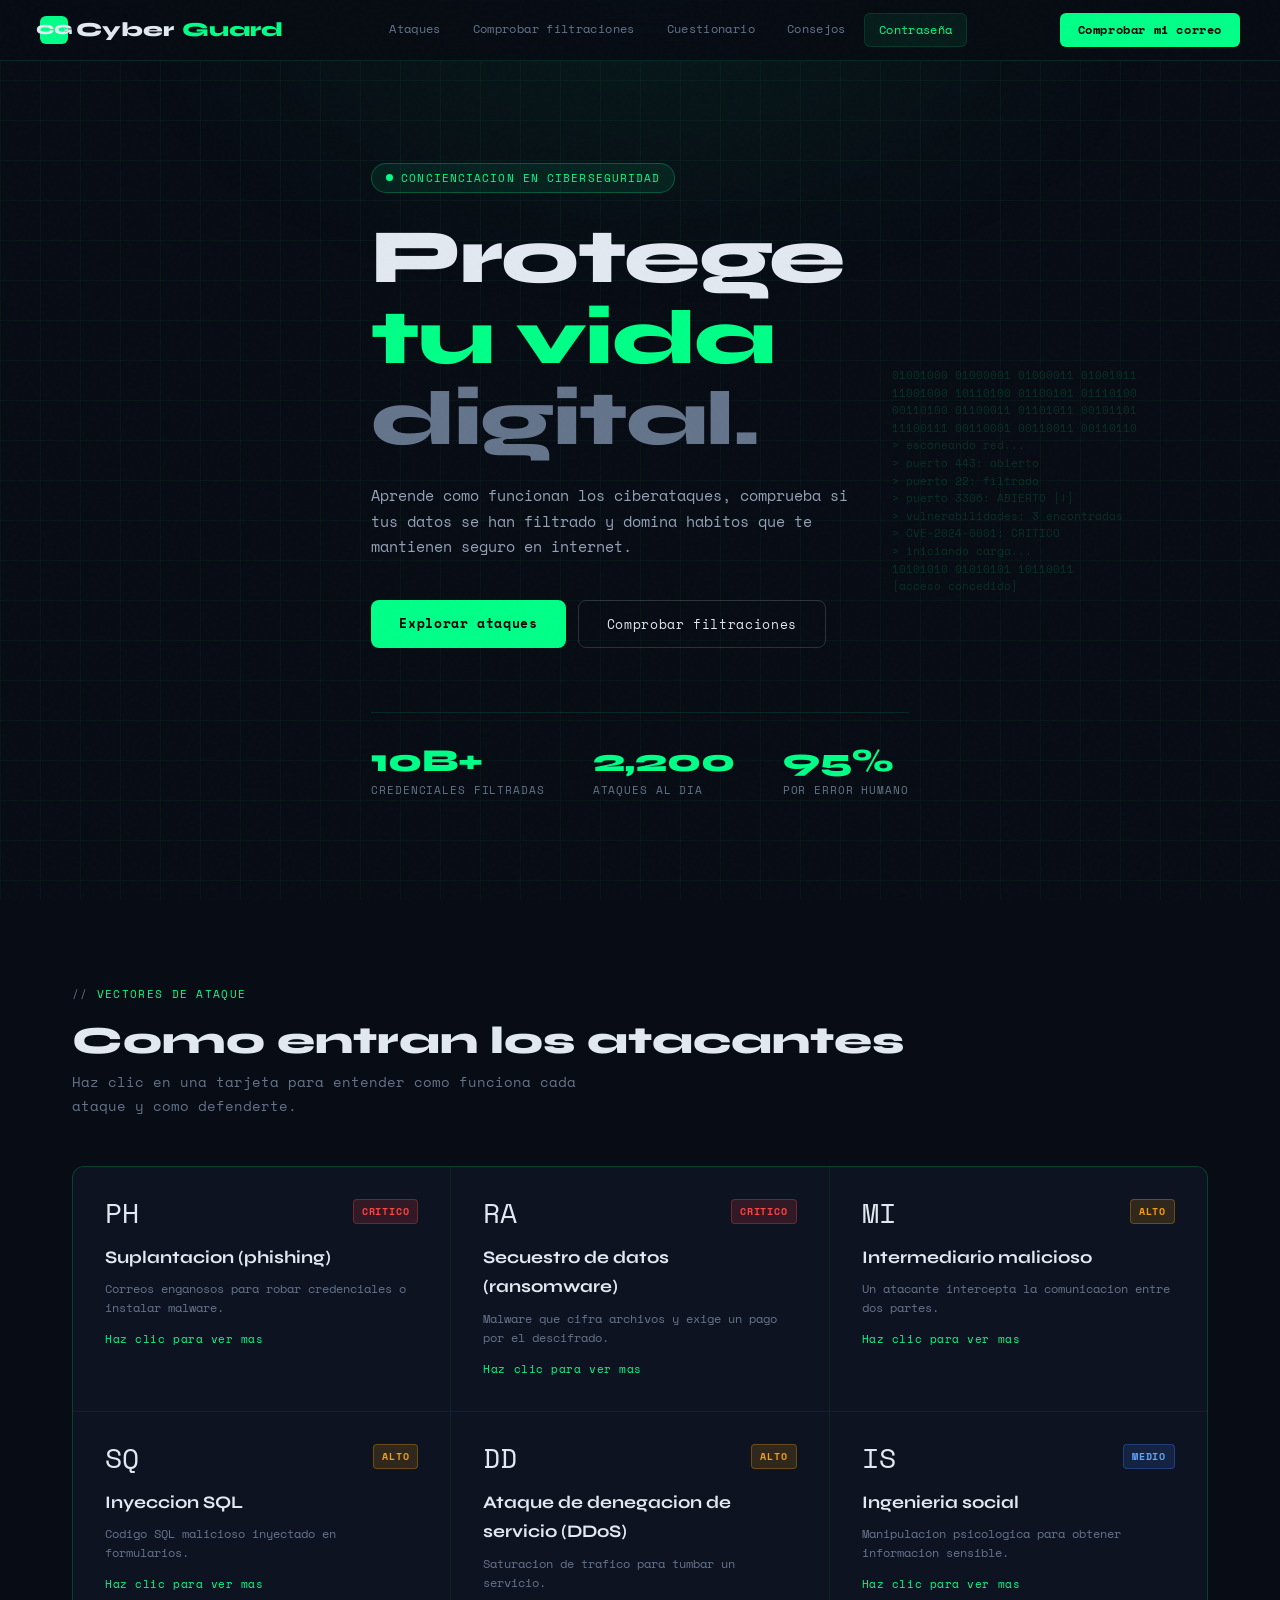
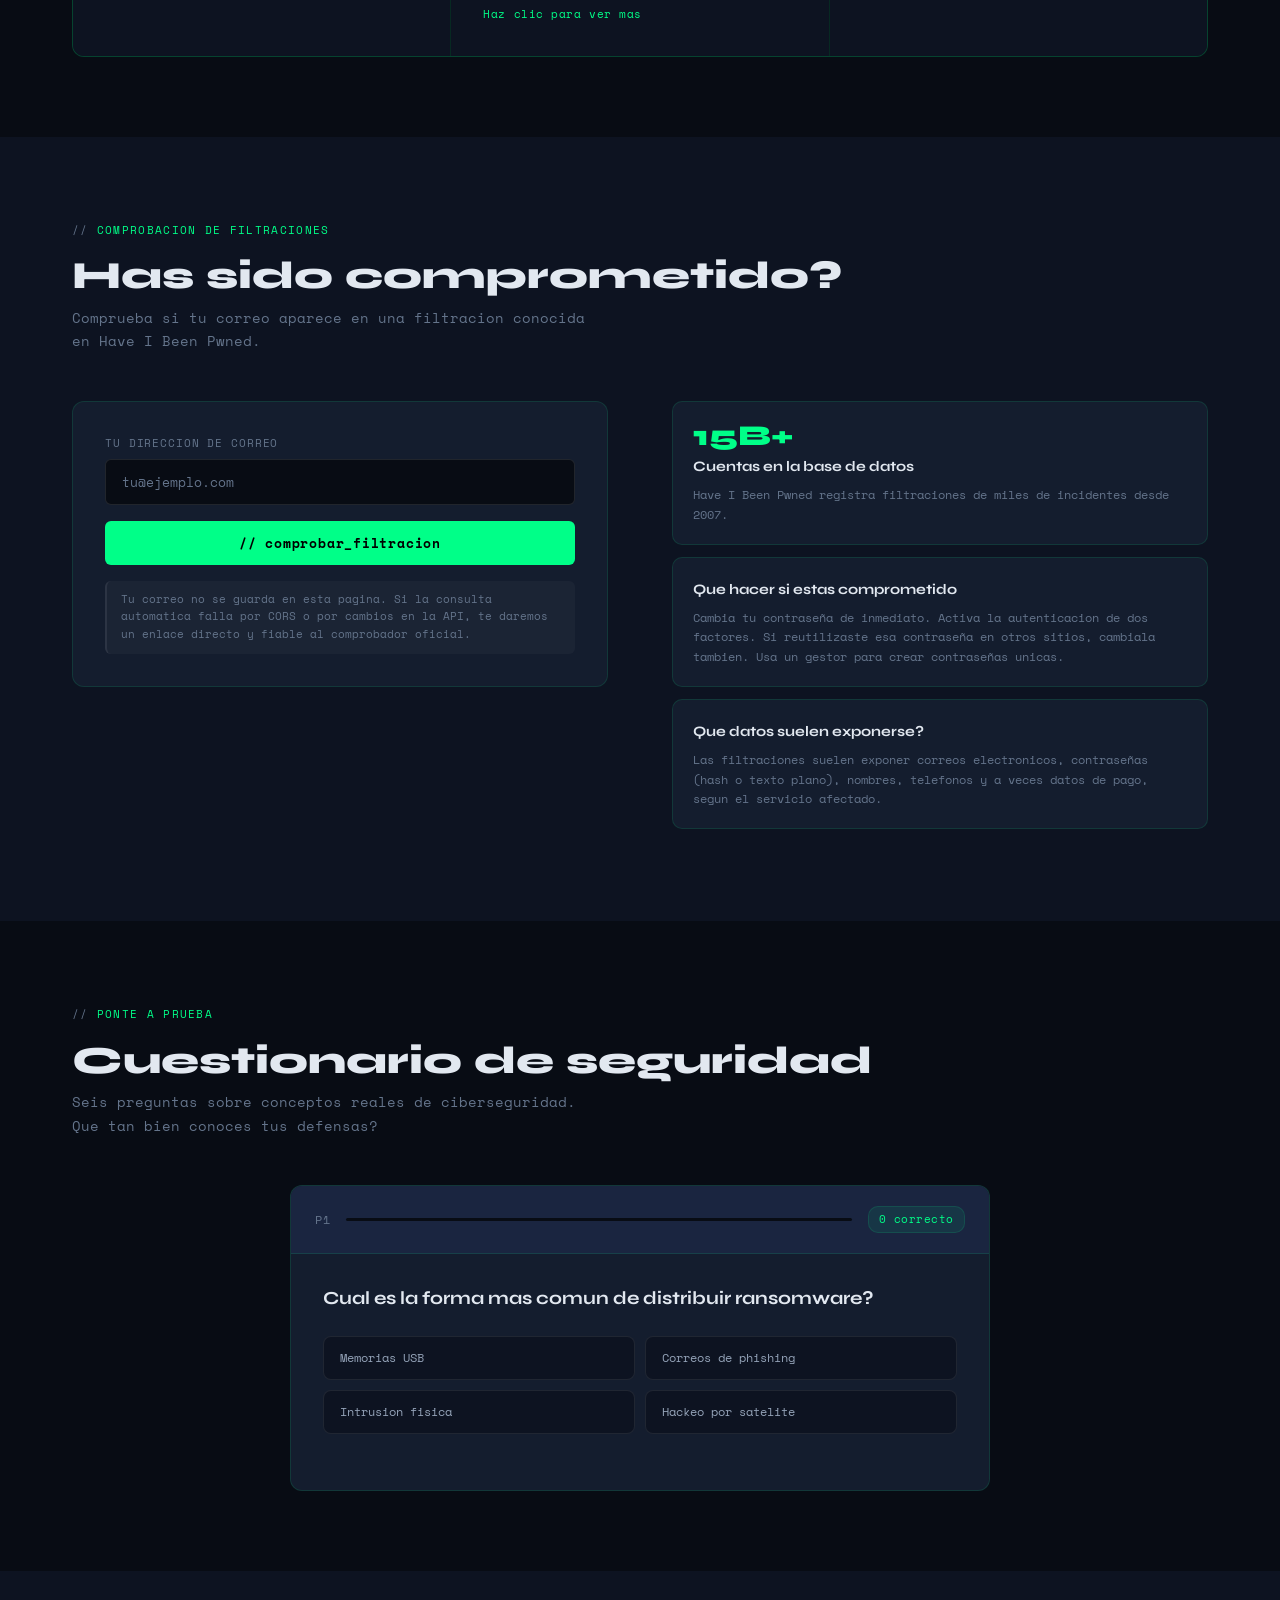
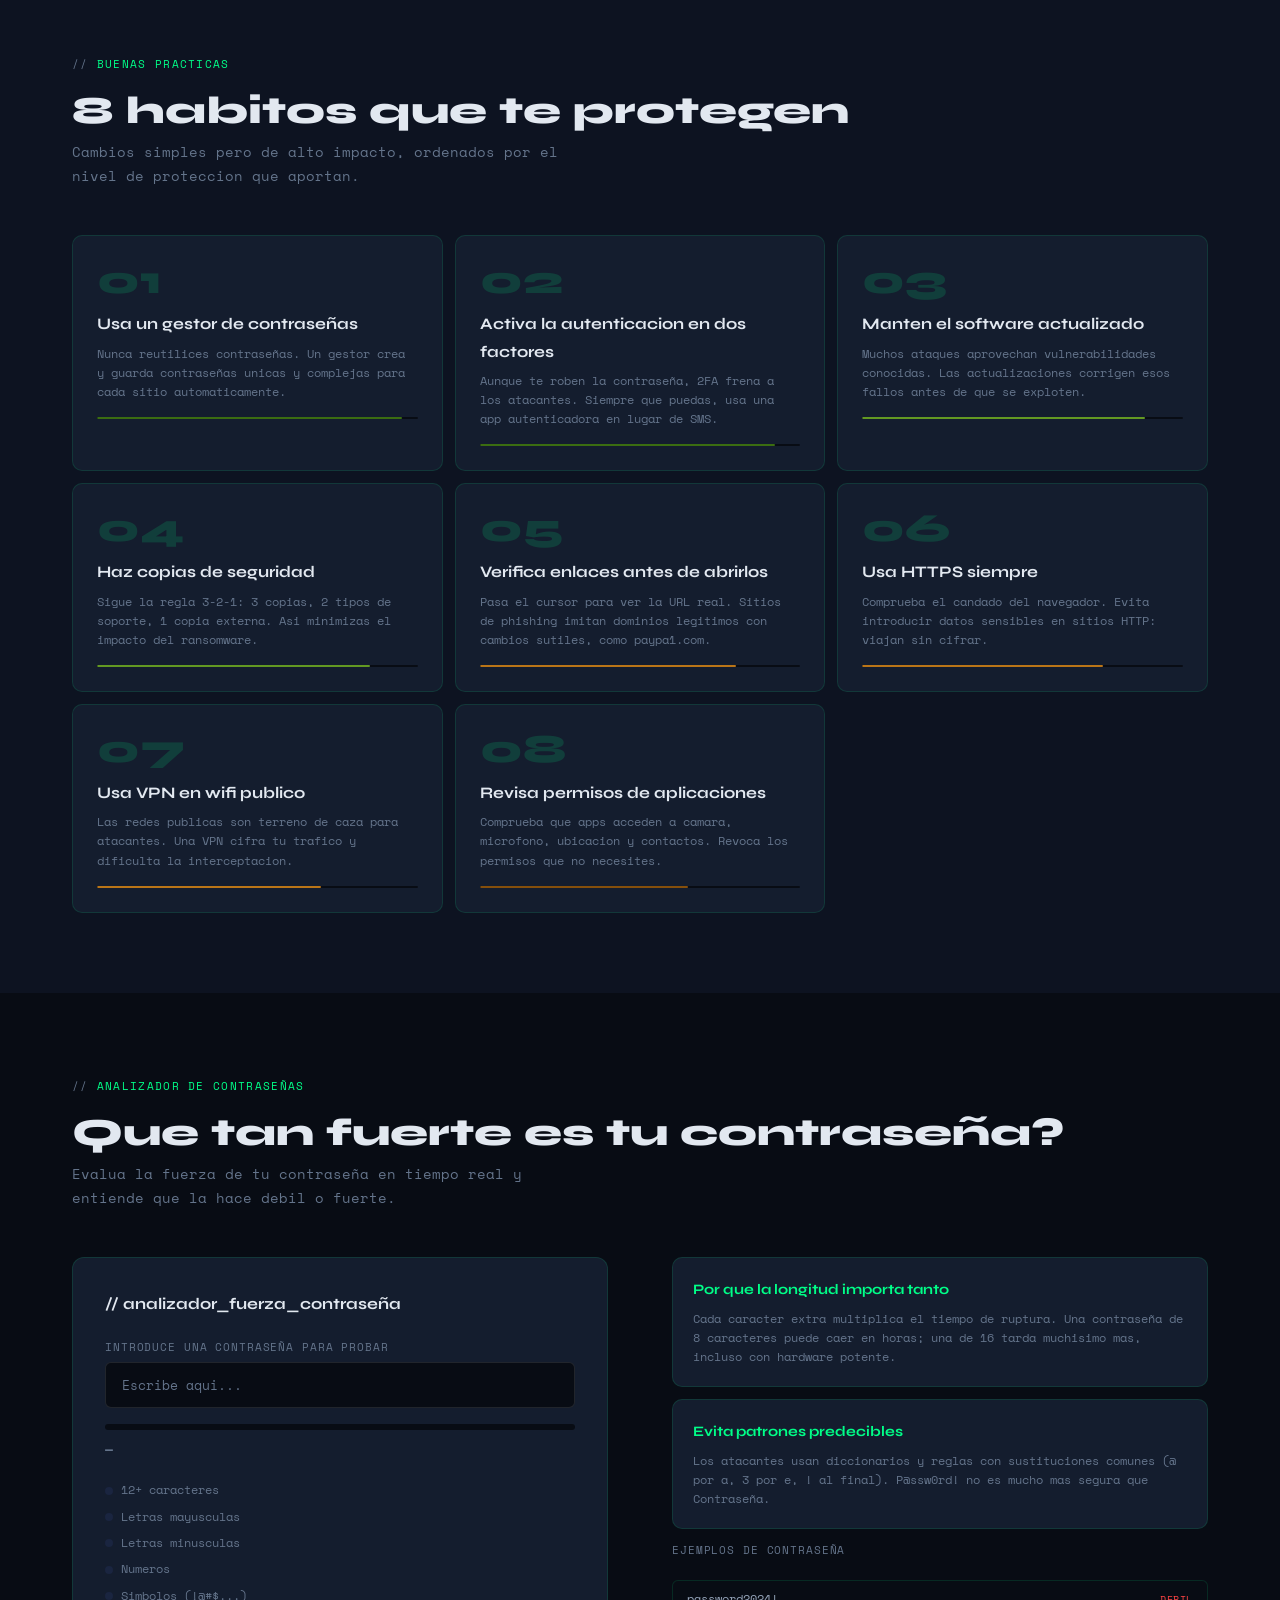
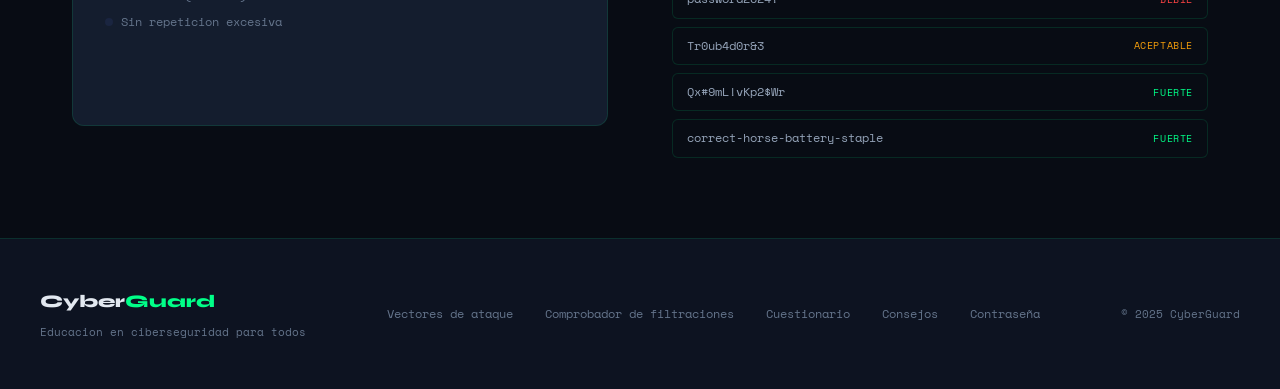
<file: index.html>
<!DOCTYPE html>
<html lang="es">
<head>
  <!-- Metadatos basicos: codificacion UTF-8 y diseno adaptable a moviles -->
  <meta charset="UTF-8" />
  <meta name="viewport" content="width=device-width, initial-scale=1.0" />
  <title>CyberGuard — Aprende Ciberseguridad</title>

  <!-- Fuentes de Google: Space Mono (texto tecnico) y Syne (titulos) -->
  <link rel="preconnect" href="https://fonts.googleapis.com">
  <link rel="preconnect" href="https://fonts.gstatic.com" crossorigin>
  <link href="https://fonts.googleapis.com/css2?family=Space+Mono:ital,wght@0,400;0,700;1,400&family=Syne:wght@400;500;600;700;800&display=swap" rel="stylesheet">

  <!-- Hoja de estilos principal -->
  <link rel="stylesheet" href="styles.css" />
</head>
<body>

<!-- Fondo decorativo con cuadricula (estilo terminal/cyber) -->
<div class="grid-bg"></div>

<!-- ==================== CABECERA / NAVEGACION ==================== -->
<!-- Menu fijo con enlaces a cada seccion de la pagina (anclas #) -->
<header>
  <div class="nav-inner">
    <a href="#" class="logo">
      <div class="logo-icon">CG</div>
      Cyber<span>Guard</span>
    </a>
    <nav class="nav-links">
      <!-- onclick="setActive(this)" marca el enlace activo al hacer clic -->
      <a class="nav-link active" href="#attacks" onclick="setActive(this)">Ataques</a>
      <a class="nav-link" href="#pwned" onclick="setActive(this)">Comprobar filtraciones</a>
      <a class="nav-link" href="#quiz" onclick="setActive(this)">Cuestionario</a>
      <a class="nav-link" href="#tips" onclick="setActive(this)">Consejos</a>
      <a class="nav-link" href="#password" onclick="setActive(this)">Contraseña</a>
    </nav>
    <a class="nav-cta" href="#pwned">Comprobar mi correo</a>
  </div>
</header>

<main>

  <!-- ==================== PORTADA (HERO) ==================== -->
  <!-- Primera seccion visible: titulo, descripcion, botones y estadisticas -->
  <section class="hero">
    <div class="container">
      <div class="hero-content">
        <div class="hero-badge"><div class="pulse"></div> Concienciacion en ciberseguridad</div>
        <h1>
          Protege<br>
          <span class="accent">tu vida</span><br>
          <span class="dim">digital.</span>
        </h1>
        <p class="hero-desc">
          Aprende como funcionan los ciberataques, comprueba si tus datos se han filtrado
          y domina habitos que te mantienen seguro en internet.
        </p>
        <div class="hero-actions">
          <a class="btn-primary" href="#attacks">Explorar ataques</a>
          <a class="btn-secondary" href="#pwned">Comprobar filtraciones</a>
        </div>
        <!-- Cifras informativas sobre ciberseguridad -->
        <div class="hero-stats">
          <div class="stat-item">
            <div class="stat-num">10B+</div>
            <div class="stat-lbl">Credenciales filtradas</div>
          </div>
          <div class="stat-item">
            <div class="stat-num">2,200</div>
            <div class="stat-lbl">Ataques al dia</div>
          </div>
          <div class="stat-item">
            <div class="stat-num">95%</div>
            <div class="stat-lbl">Por error humano</div>
          </div>
        </div>
      </div>
    </div>
    <!-- Decoracion lateral: texto binario simulando escaneo de red -->
    <div class="hero-visual">01001000 01000001 01000011 01001011
11001000 10110100 01100101 01110100
00110100 01100011 01101011 00101101
11100111 00110001 00110011 00110110
&gt; escaneando red...
&gt; puerto 443: abierto
&gt; puerto 22: filtrado
&gt; puerto 3306: ABIERTO [!]
&gt; vulnerabilidades: 3 encontradas
&gt; CVE-2024-0001: CRITICO
&gt; iniciando carga...
10101010 01010101 10110011
[acceso concedido]</div>
  </section>

  <!-- ==================== VECTORES DE ATAQUE ==================== -->
  <!-- Las tarjetas se generan dinamicamente en app.js (buildAttacks) -->
  <section id="attacks">
    <div class="container">
      <div class="section-label">Vectores de ataque</div>
      <h2 class="section-title">Como entran los atacantes</h2>
      <p class="section-sub">Haz clic en una tarjeta para entender como funciona cada ataque y como defenderte.</p>

      <div class="attacks-grid" id="attacks-grid">
        <!-- Tarjetas generadas por JavaScript -->
      </div>
    </div>
  </section>

  <!-- ==================== COMPROBADOR DE FILTRACIONES ==================== -->
  <!-- Consulta Have I Been Pwned via API externa (sin backend propio) -->
  <section id="pwned">
    <div class="container">
      <div class="section-label">Comprobacion de filtraciones</div>
      <h2 class="section-title">Has sido comprometido?</h2>
      <p class="section-sub">Comprueba si tu correo aparece en una filtracion conocida en Have I Been Pwned.</p>

      <div class="pwned-wrapper">
        <div>
          <div class="pwned-form-box">
            <div class="input-group">
              <label>Tu direccion de correo</label>
              <!-- id="pwned-email" lo usa checkPwned() en app.js -->
              <input class="cyber-input" type="email" id="pwned-email" placeholder="tu@ejemplo.com" />
            </div>
            <button class="cyber-btn" id="check-btn" onclick="checkPwned()">// comprobar_filtracion</button>
            <!-- Aqui se muestra el resultado (comprometido / seguro / enlace manual) -->
            <div class="pwned-result" id="pwned-result"></div>
            <div class="privacy-note">
              Tu correo no se guarda en esta pagina. Si la consulta automatica falla por CORS o por cambios en la API, te daremos un enlace directo y fiable al comprobador oficial.
            </div>
          </div>
        </div>
        <!-- Tarjetas informativas estaticas -->
        <div class="pwned-info">
          <div class="info-card">
            <div class="info-num">15B+</div>
            <h4>Cuentas en la base de datos</h4>
            <p>Have I Been Pwned registra filtraciones de miles de incidentes desde 2007.</p>
          </div>
          <div class="info-card">
            <h4>Que hacer si estas comprometido</h4>
            <p>Cambia tu contraseña de inmediato. Activa la autenticacion de dos factores. Si reutilizaste esa contraseña en otros sitios, cambiala tambien. Usa un gestor para crear contraseñas unicas.</p>
          </div>
          <div class="info-card">
            <h4>Que datos suelen exponerse?</h4>
            <p>Las filtraciones suelen exponer correos electronicos, contraseñas (hash o texto plano), nombres, telefonos y a veces datos de pago, segun el servicio afectado.</p>
          </div>
        </div>
      </div>
    </div>
  </section>

  <!-- ==================== CUESTIONARIO ==================== -->
  <!-- Preguntas y respuestas gestionadas por app.js (renderQuiz) -->
  <section id="quiz">
    <div class="container">
      <div class="section-label">Ponte a prueba</div>
      <h2 class="section-title">Cuestionario de seguridad</h2>
      <p class="section-sub">Seis preguntas sobre conceptos reales de ciberseguridad. Que tan bien conoces tus defensas?</p>

      <div class="quiz-wrapper">
        <div class="quiz-box" id="quiz-box">
          <!-- Contenido generado por JavaScript -->
        </div>
      </div>
    </div>
  </section>

  <!-- ==================== CONSEJOS ==================== -->
  <!-- 8 tarjetas estaticas con buenas practicas de seguridad -->
  <section id="tips">
    <div class="container">
      <div class="section-label">Buenas practicas</div>
      <h2 class="section-title">8 habitos que te protegen</h2>
      <p class="section-sub">Cambios simples pero de alto impacto, ordenados por el nivel de proteccion que aportan.</p>

      <div class="tips-grid">
        <div class="tip-card">
          <div class="tip-number">01</div>
          <h3>Usa un gestor de contraseñas</h3>
          <p>Nunca reutilices contraseñas. Un gestor crea y guarda contraseñas unicas y complejas para cada sitio automaticamente.</p>
          <div class="tip-bar"><div class="tip-bar-fill" style="width:95%;background:#3b6d11;"></div></div>
        </div>
        <div class="tip-card">
          <div class="tip-number">02</div>
          <h3>Activa la autenticacion en dos factores</h3>
          <p>Aunque te roben la contraseña, 2FA frena a los atacantes. Siempre que puedas, usa una app autenticadora en lugar de SMS.</p>
          <div class="tip-bar"><div class="tip-bar-fill" style="width:92%;background:#3b6d11;"></div></div>
        </div>
        <div class="tip-card">
          <div class="tip-number">03</div>
          <h3>Manten el software actualizado</h3>
          <p>Muchos ataques aprovechan vulnerabilidades conocidas. Las actualizaciones corrigen esos fallos antes de que se exploten.</p>
          <div class="tip-bar"><div class="tip-bar-fill" style="width:88%;background:#639922;"></div></div>
        </div>
        <div class="tip-card">
          <div class="tip-number">04</div>
          <h3>Haz copias de seguridad</h3>
          <p>Sigue la regla 3-2-1: 3 copias, 2 tipos de soporte, 1 copia externa. Asi minimizas el impacto del ransomware.</p>
          <div class="tip-bar"><div class="tip-bar-fill" style="width:85%;background:#639922;"></div></div>
        </div>
        <div class="tip-card">
          <div class="tip-number">05</div>
          <h3>Verifica enlaces antes de abrirlos</h3>
          <p>Pasa el cursor para ver la URL real. Sitios de phishing imitan dominios legitimos con cambios sutiles, como paypa1.com.</p>
          <div class="tip-bar"><div class="tip-bar-fill" style="width:80%;background:#ba7517;"></div></div>
        </div>
        <div class="tip-card">
          <div class="tip-number">06</div>
          <h3>Usa HTTPS siempre</h3>
          <p>Comprueba el candado del navegador. Evita introducir datos sensibles en sitios HTTP: viajan sin cifrar.</p>
          <div class="tip-bar"><div class="tip-bar-fill" style="width:75%;background:#ba7517;"></div></div>
        </div>
        <div class="tip-card">
          <div class="tip-number">07</div>
          <h3>Usa VPN en wifi publico</h3>
          <p>Las redes publicas son terreno de caza para atacantes. Una VPN cifra tu trafico y dificulta la interceptacion.</p>
          <div class="tip-bar"><div class="tip-bar-fill" style="width:70%;background:#ba7517;"></div></div>
        </div>
        <div class="tip-card">
          <div class="tip-number">08</div>
          <h3>Revisa permisos de aplicaciones</h3>
          <p>Comprueba que apps acceden a camara, microfono, ubicacion y contactos. Revoca los permisos que no necesites.</p>
          <div class="tip-bar"><div class="tip-bar-fill" style="width:65%;background:#854f0b;"></div></div>
        </div>
      </div>
    </div>
  </section>

  <!-- ==================== ANALIZADOR DE CONTRASEÑA ==================== -->
  <!-- La logica de evaluacion esta en testPassword() de app.js -->
  <section id="password">
    <div class="container">
      <div class="section-label">Analizador de contraseñas</div>
      <h2 class="section-title">Que tan fuerte es tu contraseña?</h2>
      <p class="section-sub">Evalua la fuerza de tu contraseña en tiempo real y entiende que la hace debil o fuerte.</p>

      <div class="pw-wrapper">
        <div class="pw-tester">
          <h3>// analizador_fuerza_contraseña</h3>
          <div class="input-group">
            <label>Introduce una contraseña para probar</label>
            <!-- oninput llama a testPassword() cada vez que escribes -->
            <input class="cyber-input" type="password" id="pw-input" placeholder="Escribe aqui..." oninput="testPassword(this.value)" autocomplete="off" />
          </div>
          <!-- Barra de fuerza: ancho y color cambian segun la puntuacion -->
          <div class="pw-bar-bg"><div class="pw-bar-fill" id="pw-bar" style="width:0%;background:#e24b4a;"></div></div>
          <div class="pw-meta">
            <span class="pw-strength-lbl" id="pw-strength" style="color:#64748b;">—</span>
            <span class="pw-entropy-lbl" id="pw-entropy"></span>
          </div>
          <!-- Criterios: cada punto verde indica un requisito cumplido -->
          <div class="pw-criteria">
            <div class="criterion" id="c-len"><div class="criterion-dot" id="d-len"></div>12+ caracteres</div>
            <div class="criterion" id="c-upper"><div class="criterion-dot" id="d-upper"></div>Letras mayusculas</div>
            <div class="criterion" id="c-lower"><div class="criterion-dot" id="d-lower"></div>Letras minusculas</div>
            <div class="criterion" id="c-num"><div class="criterion-dot" id="d-num"></div>Numeros</div>
            <div class="criterion" id="c-sym"><div class="criterion-dot" id="d-sym"></div>Simbolos (!@#$...)</div>
            <div class="criterion" id="c-rep"><div class="criterion-dot" id="d-rep"></div>Sin repeticion excesiva</div>
          </div>
          <div class="pw-suggestions" id="pw-suggestions"></div>
        </div>
        <div class="pw-info">
          <div class="pw-rule-card">
            <h4>Por que la longitud importa tanto</h4>
            <p>Cada caracter extra multiplica el tiempo de ruptura. Una contraseña de 8 caracteres puede caer en horas; una de 16 tarda muchisimo mas, incluso con hardware potente.</p>
          </div>
          <div class="pw-rule-card">
            <h4>Evita patrones predecibles</h4>
            <p>Los atacantes usan diccionarios y reglas con sustituciones comunes (@ por a, 3 por e, ! al final). P@ssw0rd! no es mucho mas segura que Contraseña.</p>
          </div>
          <div style="font-size:11px;color:var(--text-muted);margin-bottom:8px;text-transform:uppercase;letter-spacing:0.08em;">Ejemplos de contraseña</div>
          <div class="pw-examples">
            <div class="pw-example"><code>password2024!</code><span class="pw-ex-tag tag-bad">Debil</span></div>
            <div class="pw-example"><code>Tr0ub4d0r&3</code><span class="pw-ex-tag tag-ok">Aceptable</span></div>
            <div class="pw-example"><code>Qx#9mL!vKp2$Wr</code><span class="pw-ex-tag tag-good">Fuerte</span></div>
            <div class="pw-example"><code>correct-horse-battery-staple</code><span class="pw-ex-tag tag-good">Fuerte</span></div>
          </div>
        </div>
      </div>
    </div>
  </section>

</main>

<!-- ==================== PIE DE PAGINA ==================== -->
<footer>
  <div class="footer-inner">
    <div class="footer-brand">
      <div class="footer-logo">Cyber<span>Guard</span></div>
      <div class="footer-sub">Educacion en ciberseguridad para todos</div>
    </div>
    <div class="footer-links">
      <a class="footer-link" href="#attacks">Vectores de ataque</a>
      <a class="footer-link" href="#pwned">Comprobador de filtraciones</a>
      <a class="footer-link" href="#quiz">Cuestionario</a>
      <a class="footer-link" href="#tips">Consejos</a>
      <a class="footer-link" href="#password">Contraseña</a>
    </div>
    <div class="footer-copy">© 2025 CyberGuard</div>
  </div>
</footer>

<!-- Logica interactiva: ataques, filtraciones, quiz y contraseñas -->
<script src="app.js"></script>
</body>
</html>
</file>
<file: styles.css>
/* =============================================================================
   CYBERGUARD — styles.css
   Estilos visuales de toda la web. Tema oscuro con acentos verdes (estilo cyber).
   ============================================================================= */

/* --- Variables globales: colores, fuentes y medidas reutilizables --- */
:root {
    --bg: #080c14;
    --bg2: #0d1321;
    --bg3: #111827;
    --surface: #141d2e;
    --surface2: #1a2540;
    --border: rgba(0,255,136,0.12);
    --border2: rgba(0,255,136,0.25);
    --green: #00ff88;
    --green-dim: #00cc6a;
    --green-dark: #004d29;
    --red: #ff4444;
    --amber: #f59e0b;
    --blue: #3b82f6;
    --text: #e2e8f0;
    --text-muted: #64748b;
    --text-dim: #94a3b8;
    --mono: 'Space Mono', monospace;
    --display: 'Syne', sans-serif;
  }
  /* Reset basico y estilos del cuerpo de la pagina */
  *, *::before, *::after { box-sizing: border-box; margin: 0; padding: 0; }
  html { scroll-behavior: smooth; } /* Desplazamiento suave al pulsar enlaces # */
  body {
    background: var(--bg);
    color: var(--text);
    font-family: var(--mono);
    font-size: 14px;
    line-height: 1.7;
    overflow-x: hidden;
  }

  /* Scrollbar */
  ::-webkit-scrollbar { width: 6px; }
  ::-webkit-scrollbar-track { background: var(--bg2); }
  ::-webkit-scrollbar-thumb { background: var(--green-dark); border-radius: 3px; }

  /* Selection */
  ::selection { background: rgba(0,255,136,0.2); color: var(--green); }

  /* === NOISE TEXTURE OVERLAY === */
  body::before {
    content: '';
    position: fixed; inset: 0;
    background-image: url("data:image/svg+xml,%3Csvg viewBox='0 0 256 256' xmlns='http://www.w3.org/2000/svg'%3E%3Cfilter id='noise'%3E%3CfeTurbulence type='fractalNoise' baseFrequency='0.9' numOctaves='4' stitchTiles='stitch'/%3E%3C/filter%3E%3Crect width='100%25' height='100%25' filter='url(%23noise)' opacity='0.03'/%3E%3C/svg%3E");
    pointer-events: none; z-index: 9999; opacity: 0.4;
  }

  /* === GRID BACKGROUND === */
  .grid-bg {
    position: fixed; inset: 0; pointer-events: none; z-index: 0;
    background-image:
      linear-gradient(rgba(0,255,136,0.04) 1px, transparent 1px),
      linear-gradient(90deg, rgba(0,255,136,0.04) 1px, transparent 1px);
    background-size: 40px 40px;
  }
  .grid-bg::after {
    content: '';
    position: absolute; inset: 0;
    background: radial-gradient(ellipse 60% 50% at 50% 0%, rgba(0,255,136,0.06) 0%, transparent 70%);
  }

  /* === CABECERA Y MENU DE NAVEGACION === */
  /* sticky: el menu permanece fijo al hacer scroll */
  header {
    position: sticky; top: 0; z-index: 100;
    background: rgba(8,12,20,0.92);
    backdrop-filter: blur(16px);
    border-bottom: 1px solid var(--border);
    padding: 0 2rem;
  }
  .nav-inner {
    max-width: 1200px; margin: 0 auto;
    display: flex; align-items: center; justify-content: space-between;
    height: 60px;
  }
  .logo {
    font-family: var(--display);
    font-size: 1.25rem; font-weight: 800;
    color: var(--text); text-decoration: none;
    display: flex; align-items: center; gap: 8px;
  }
  .logo-icon {
    width: 28px; height: 28px;
    background: var(--green); border-radius: 6px;
    display: flex; align-items: center; justify-content: center;
    font-size: 14px;
  }
  .logo span { color: var(--green); }
  .nav-links { display: flex; gap: 4px; }
  .nav-link {
    padding: 6px 14px; border-radius: 6px;
    font-family: var(--mono); font-size: 12px;
    color: var(--text-muted); text-decoration: none;
    border: none; background: none; cursor: pointer;
    transition: all 0.2s; letter-spacing: 0.03em;
  }
  .nav-link:hover, .nav-link.active {
    color: var(--green); background: rgba(0,255,136,0.07);
  }
  .nav-link.active { border: 0.5px solid var(--border); }
  .nav-cta {
    padding: 7px 18px;
    background: var(--green); color: #000;
    font-family: var(--mono); font-size: 12px; font-weight: 700;
    border: none; border-radius: 6px; cursor: pointer;
    transition: all 0.2s; text-decoration: none;
    letter-spacing: 0.05em;
  }
  .nav-cta:hover { background: #00cc6a; transform: translateY(-1px); }

  /* === MAIN LAYOUT === */
  main { position: relative; z-index: 1; }
  .container { max-width: 1200px; margin: 0 auto; padding: 0 2rem; }
  section { padding: 5rem 0; }

  /* === PORTADA (primera pantalla) === */
  .hero {
    min-height: calc(100vh - 60px);
    display: flex; align-items: center;
    position: relative; overflow: hidden;
  }
  .hero-content { max-width: 680px; position: relative; z-index: 2; }
  .hero-badge {
    display: inline-flex; align-items: center; gap: 8px;
    background: rgba(0,255,136,0.08);
    border: 0.5px solid var(--border2);
    color: var(--green); font-size: 11px; letter-spacing: 0.1em;
    padding: 5px 14px; border-radius: 20px; margin-bottom: 1.5rem;
    text-transform: uppercase;
    animation: fadeInUp 0.6s ease both;
  }
  .pulse { width: 7px; height: 7px; background: var(--green); border-radius: 50%; animation: blink 1.4s infinite; }
  @keyframes blink { 0%,100%{opacity:1;transform:scale(1)} 50%{opacity:0.3;transform:scale(0.8)} }

  .hero h1 {
    font-family: var(--display);
    font-size: clamp(2.8rem, 6vw, 5rem);
    font-weight: 800; line-height: 1.05;
    letter-spacing: -0.02em;
    color: var(--text);
    animation: fadeInUp 0.6s 0.1s ease both;
  }
  .hero h1 .accent { color: var(--green); }
  .hero h1 .dim { color: var(--text-muted); }
  .hero-desc {
    font-size: 15px; color: var(--text-dim);
    max-width: 500px; margin: 1.5rem 0 2.5rem;
    line-height: 1.7;
    animation: fadeInUp 0.6s 0.2s ease both;
  }
  .hero-actions {
    display: flex; gap: 12px; flex-wrap: wrap;
    animation: fadeInUp 0.6s 0.3s ease both;
  }
  .btn-primary {
    padding: 12px 28px; background: var(--green); color: #000;
    font-family: var(--mono); font-size: 13px; font-weight: 700;
    border: none; border-radius: 8px; cursor: pointer;
    transition: all 0.2s; letter-spacing: 0.05em;
    text-decoration: none; display: inline-block;
  }
  .btn-primary:hover { background: #00cc6a; transform: translateY(-2px); box-shadow: 0 8px 24px rgba(0,255,136,0.25); }
  .btn-secondary {
    padding: 12px 28px; background: transparent; color: var(--text);
    font-family: var(--mono); font-size: 13px;
    border: 0.5px solid rgba(255,255,255,0.15); border-radius: 8px; cursor: pointer;
    transition: all 0.2s; letter-spacing: 0.05em;
    text-decoration: none; display: inline-block;
  }
  .btn-secondary:hover { border-color: var(--green); color: var(--green); background: rgba(0,255,136,0.05); }

  .hero-stats {
    display: flex; gap: 3rem; margin-top: 4rem;
    padding-top: 2rem; border-top: 0.5px solid var(--border);
    animation: fadeInUp 0.6s 0.4s ease both;
  }
  .stat-num {
    font-family: var(--display); font-size: 2rem; font-weight: 800;
    color: var(--green); line-height: 1;
  }
  .stat-lbl { font-size: 11px; color: var(--text-muted); letter-spacing: 0.08em; text-transform: uppercase; margin-top: 4px; }

  /* Hero visual */
  .hero-visual {
    position: absolute; right: -2rem; top: 50%; transform: translateY(-50%);
    width: 420px; opacity: 0.15;
    font-family: var(--mono); font-size: 11px; color: var(--green);
    line-height: 1.6; white-space: pre;
    animation: fadeIn 1s 0.5s ease both;
    pointer-events: none;
  }
  @keyframes fadeIn { from { opacity: 0 } to { opacity: 0.15 } }
  @keyframes fadeInUp { from { opacity: 0; transform: translateY(20px) } to { opacity: 1; transform: translateY(0) } }

  /* === SECTION HEADERS === */
  .section-label {
    display: inline-flex; align-items: center; gap: 8px;
    font-size: 11px; letter-spacing: 0.12em; text-transform: uppercase;
    color: var(--green); margin-bottom: 1rem;
  }
  .section-label::before { content: '//'; color: var(--text-muted); }
  .section-title {
    font-family: var(--display); font-size: clamp(1.8rem, 3vw, 2.5rem);
    font-weight: 800; line-height: 1.1; color: var(--text);
    margin-bottom: 0.5rem;
  }
  .section-sub { font-size: 14px; color: var(--text-muted); max-width: 520px; }

  /* === SECCION DE ATAQUES (tarjetas generadas por JS) === */
  #attacks { background: var(--bg); }
  .attacks-grid {
    display: grid; grid-template-columns: repeat(auto-fill, minmax(320px, 1fr));
    gap: 1px; background: var(--border);
    border: 0.5px solid var(--border); border-radius: 12px;
    overflow: hidden; margin-top: 3rem;
  }
  .attack-card {
    background: var(--bg2); padding: 2rem;
    cursor: pointer; transition: background 0.2s;
    position: relative; overflow: hidden;
  }
  .attack-card::before {
    content: ''; position: absolute; inset: 0;
    background: linear-gradient(135deg, rgba(0,255,136,0.05) 0%, transparent 60%);
    opacity: 0; transition: opacity 0.2s;
  }
  .attack-card:hover { background: var(--bg3); }
  .attack-card:hover::before { opacity: 1; }
  .attack-card.open { background: var(--surface); }
  .attack-card.open::before { opacity: 1; }
  .attack-top { display: flex; align-items: flex-start; justify-content: space-between; gap: 1rem; }
  .attack-icon { font-size: 28px; line-height: 1; }
  .risk-badge {
    font-size: 10px; letter-spacing: 0.08em; text-transform: uppercase;
    padding: 3px 8px; border-radius: 4px; font-weight: 700; white-space: nowrap;
  }
  .risk-critical { background: rgba(255,68,68,0.15); color: #ff4444; border: 0.5px solid rgba(255,68,68,0.3); }
  .risk-high { background: rgba(245,158,11,0.15); color: #f59e0b; border: 0.5px solid rgba(245,158,11,0.3); }
  .risk-medium { background: rgba(59,130,246,0.15); color: #60a5fa; border: 0.5px solid rgba(59,130,246,0.3); }
  .attack-card h3 {
    font-family: var(--display); font-size: 1.1rem; font-weight: 700;
    color: var(--text); margin: 1rem 0 0.4rem;
  }
  .attack-card p { font-size: 12px; color: var(--text-muted); line-height: 1.6; }
  .attack-expand { font-size: 11px; color: var(--green); margin-top: 0.8rem; letter-spacing: 0.05em; }

  .attack-detail-panel {
    display: none; grid-column: 1/-1;
    background: var(--surface); border-top: 0.5px solid var(--border);
    padding: 2rem; animation: slideDown 0.2s ease;
  }
  .attack-detail-panel.open { display: block; }
  @keyframes slideDown { from { opacity: 0; transform: translateY(-8px) } to { opacity: 1; transform: translateY(0) } }
  .detail-inner { display: grid; grid-template-columns: 1fr 1fr; gap: 2rem; max-width: 800px; }
  .detail-inner h4 { font-family: var(--display); font-size: 0.9rem; font-weight: 700; color: var(--green); letter-spacing: 0.06em; text-transform: uppercase; margin-bottom: 0.8rem; }
  .detail-inner p { font-size: 13px; color: var(--text-dim); line-height: 1.7; }
  .attack-steps { list-style: none; }
  .attack-steps li {
    font-size: 12px; color: var(--text-dim); padding: 5px 0;
    padding-left: 20px; position: relative; border-bottom: 0.5px solid rgba(255,255,255,0.04);
  }
  .attack-steps li:last-child { border-bottom: none; }
  .attack-steps li::before { content: counter(step); counter-increment: step; position: absolute; left: 0; color: var(--green); font-weight: 700; font-size: 11px; }
  .attack-steps { counter-reset: step; }
  .defense-tip {
    grid-column: 1/-1;
    background: rgba(0,255,136,0.06); border-left: 2px solid var(--green);
    padding: 12px 16px; border-radius: 0 6px 6px 0;
  }
  .defense-tip h4 { color: var(--green); margin-bottom: 6px; font-size: 11px; text-transform: uppercase; letter-spacing: 0.1em; }
  .defense-tip p { font-size: 12px; color: #a7f3d0; }

  /* === COMPROBADOR DE FILTRACIONES === */
  #pwned { background: var(--bg2); }
  .pwned-wrapper {
    display: grid; grid-template-columns: 1fr 1fr; gap: 4rem; align-items: start; margin-top: 3rem;
  }
  .pwned-form-box {
    background: var(--surface); border: 0.5px solid var(--border);
    border-radius: 12px; padding: 2rem;
  }
  .input-group { position: relative; margin-bottom: 1rem; }
  .input-group label { display: block; font-size: 11px; color: var(--text-muted); letter-spacing: 0.08em; text-transform: uppercase; margin-bottom: 6px; }
  .cyber-input {
    width: 100%; background: var(--bg); border: 0.5px solid rgba(255,255,255,0.1);
    border-radius: 6px; padding: 12px 16px;
    font-family: var(--mono); font-size: 13px; color: var(--text);
    outline: none; transition: border-color 0.2s;
  }
  .cyber-input::placeholder { color: var(--text-muted); }
  .cyber-input:focus { border-color: var(--green); box-shadow: 0 0 0 3px rgba(0,255,136,0.08); }
  .cyber-btn {
    width: 100%; padding: 12px; background: var(--green); color: #000;
    font-family: var(--mono); font-size: 13px; font-weight: 700;
    border: none; border-radius: 6px; cursor: pointer;
    transition: all 0.2s; letter-spacing: 0.06em;
  }
  .cyber-btn:hover { background: #00cc6a; transform: translateY(-1px); }
  .cyber-btn:disabled { background: var(--surface2); color: var(--text-muted); cursor: not-allowed; transform: none; }
  .pwned-result { margin-top: 1.5rem; display: none; }
  .pwned-result.show { display: block; animation: fadeInUp 0.3s ease; }
  .result-pwned {
    background: rgba(255,68,68,0.08); border: 0.5px solid rgba(255,68,68,0.3);
    border-radius: 8px; padding: 1.25rem;
  }
  .result-safe {
    background: rgba(0,255,136,0.08); border: 0.5px solid rgba(0,255,136,0.3);
    border-radius: 8px; padding: 1.25rem;
  }
  .result-header { display: flex; align-items: center; gap: 10px; margin-bottom: 8px; }
  .result-header h3 { font-family: var(--display); font-size: 1rem; font-weight: 700; }
  .result-pwned .result-header h3 { color: #ff4444; }
  .result-safe .result-header h3 { color: var(--green); }
  .result-body { font-size: 12px; color: var(--text-muted); line-height: 1.6; }
  .breach-tags { display: flex; flex-wrap: wrap; gap: 6px; margin-top: 10px; }
  .breach-tag {
    font-size: 10px; padding: 3px 8px; border-radius: 4px;
    background: rgba(255,68,68,0.12); color: #ff8888;
    border: 0.5px solid rgba(255,68,68,0.25);
  }
  .privacy-note {
    margin-top: 1rem; font-size: 11px; color: var(--text-muted);
    padding: 10px 14px; background: rgba(255,255,255,0.03);
    border-radius: 6px; border-left: 2px solid rgba(255,255,255,0.08); line-height: 1.6;
  }
  .info-card {
    background: var(--surface); border: 0.5px solid var(--border);
    border-radius: 10px; padding: 1.25rem; margin-bottom: 12px;
  }
  .info-card h4 { font-family: var(--display); font-size: 0.9rem; font-weight: 700; color: var(--text); margin-bottom: 6px; }
  .info-card p { font-size: 12px; color: var(--text-muted); line-height: 1.6; }
  .info-num { font-family: var(--display); font-size: 1.8rem; font-weight: 800; color: var(--green); line-height: 1; margin-bottom: 4px; }

  /* === CUESTIONARIO INTERACTIVO === */
  #quiz { background: var(--bg); }
  .quiz-wrapper { max-width: 700px; margin: 3rem auto 0; }
  .quiz-box {
    background: var(--surface); border: 0.5px solid var(--border);
    border-radius: 12px; overflow: hidden;
  }
  .quiz-header {
    background: var(--surface2); padding: 1.25rem 1.5rem;
    display: flex; align-items: center; justify-content: space-between;
    border-bottom: 0.5px solid var(--border);
  }
  .quiz-header-left { font-size: 12px; color: var(--text-muted); letter-spacing: 0.05em; }
  .quiz-progress-bar { height: 3px; background: var(--bg); flex: 1; margin: 0 1rem; border-radius: 2px; overflow: hidden; }
  .quiz-progress-fill { height: 100%; background: var(--green); border-radius: 2px; transition: width 0.4s ease; }
  .quiz-score-badge {
    font-size: 11px; color: var(--green); letter-spacing: 0.05em;
    background: rgba(0,255,136,0.08); padding: 3px 10px; border-radius: 10px;
    border: 0.5px solid var(--border);
  }
  .quiz-body { padding: 2rem; }
  .quiz-question { font-family: var(--display); font-size: 1.15rem; font-weight: 700; color: var(--text); margin-bottom: 1.5rem; line-height: 1.4; }
  .quiz-options { display: grid; grid-template-columns: 1fr 1fr; gap: 10px; }
  .quiz-opt {
    padding: 12px 16px; background: var(--bg2);
    border: 0.5px solid rgba(255,255,255,0.08);
    border-radius: 8px; font-family: var(--mono); font-size: 12px;
    color: var(--text-dim); cursor: pointer; text-align: left;
    transition: all 0.2s; line-height: 1.5;
  }
  .quiz-opt:hover:not(:disabled) { border-color: var(--green); color: var(--text); background: rgba(0,255,136,0.05); }
  .quiz-opt.correct { background: rgba(0,255,136,0.1); border-color: var(--green); color: #a7f3d0; }
  .quiz-opt.wrong { background: rgba(255,68,68,0.1); border-color: #ff4444; color: #fca5a5; }
  .quiz-opt:disabled { cursor: default; }
  .quiz-feedback {
    margin-top: 1.25rem; padding: 12px 16px; border-radius: 8px;
    font-size: 12px; line-height: 1.6; display: none;
  }
  .quiz-feedback.show { display: block; animation: fadeInUp 0.2s ease; }
  .quiz-feedback.good { background: rgba(0,255,136,0.08); border: 0.5px solid rgba(0,255,136,0.2); color: #a7f3d0; }
  .quiz-feedback.bad { background: rgba(255,68,68,0.08); border: 0.5px solid rgba(255,68,68,0.2); color: #fca5a5; }
  .quiz-footer { display: flex; align-items: center; justify-content: flex-end; margin-top: 1.5rem; }
  .next-btn {
    padding: 10px 22px; background: var(--green); color: #000;
    font-family: var(--mono); font-size: 12px; font-weight: 700;
    border: none; border-radius: 6px; cursor: pointer;
    transition: all 0.2s; display: none; letter-spacing: 0.05em;
  }
  .next-btn.show { display: inline-block; }
  .next-btn:hover { background: #00cc6a; }
  .quiz-complete { text-align: center; padding: 3rem 2rem; }
  .quiz-complete-score {
    font-family: var(--display); font-size: 5rem; font-weight: 800;
    color: var(--green); line-height: 1;
  }
  .quiz-complete-sub { font-size: 14px; color: var(--text-muted); margin-top: 0.5rem; }
  .quiz-complete-grade { font-family: var(--display); font-size: 1.2rem; font-weight: 700; color: var(--text); margin: 1rem 0; }
  .retry-btn {
    margin-top: 1.5rem; padding: 12px 32px;
    background: transparent; color: var(--green);
    font-family: var(--mono); font-size: 13px; font-weight: 700;
    border: 0.5px solid var(--border2); border-radius: 8px; cursor: pointer;
    transition: all 0.2s; letter-spacing: 0.05em;
  }
  .retry-btn:hover { background: rgba(0,255,136,0.08); }

  /* === CONSEJOS DE SEGURIDAD (tarjetas estaticas) === */
  #tips { background: var(--bg2); }
  .tips-grid { display: grid; grid-template-columns: repeat(auto-fill, minmax(280px, 1fr)); gap: 12px; margin-top: 3rem; }
  .tip-card {
    background: var(--surface); border: 0.5px solid var(--border);
    border-radius: 10px; padding: 1.5rem;
    transition: border-color 0.2s, transform 0.2s;
  }
  .tip-card:hover { border-color: var(--border2); transform: translateY(-2px); }
  .tip-number {
    font-family: var(--display); font-size: 2.5rem; font-weight: 800;
    color: rgba(0,255,136,0.15); line-height: 1; margin-bottom: 10px;
  }
  .tip-card h3 { font-family: var(--display); font-size: 1rem; font-weight: 700; color: var(--text); margin-bottom: 6px; }
  .tip-card p { font-size: 12px; color: var(--text-muted); line-height: 1.6; }
  .tip-bar { height: 2px; background: var(--bg); border-radius: 1px; margin-top: 1rem; overflow: hidden; }
  .tip-bar-fill { height: 100%; border-radius: 1px; }

  /* === ANALIZADOR DE CONTRASEÑA === */
  #password { background: var(--bg); }
  .pw-wrapper { display: grid; grid-template-columns: 1fr 1fr; gap: 4rem; align-items: start; margin-top: 3rem; }
  .pw-tester {
    background: var(--surface); border: 0.5px solid var(--border);
    border-radius: 12px; padding: 2rem;
  }
  .pw-tester h3 { font-family: var(--display); font-size: 1rem; font-weight: 700; color: var(--text); margin-bottom: 1.25rem; }
  .pw-bar-bg { height: 6px; background: var(--bg); border-radius: 3px; overflow: hidden; margin-top: 12px; }
  .pw-bar-fill { height: 100%; border-radius: 3px; transition: width 0.3s, background 0.3s; }
  .pw-meta { display: flex; justify-content: space-between; margin-top: 8px; }
  .pw-strength-lbl { font-size: 13px; font-weight: 700; }
  .pw-entropy-lbl { font-size: 11px; color: var(--text-muted); }
  .pw-criteria { margin-top: 1.25rem; display: flex; flex-direction: column; gap: 6px; }
  .criterion { display: flex; align-items: center; gap: 8px; font-size: 12px; color: var(--text-muted); }
  .criterion-dot { width: 8px; height: 8px; border-radius: 50%; background: var(--surface2); transition: background 0.2s; flex-shrink: 0; }
  .criterion-dot.pass { background: var(--green); }
  .criterion.pass { color: #a7f3d0; }
  .pw-suggestions { margin-top: 1.25rem; font-size: 12px; color: var(--text-muted); line-height: 1.7; min-height: 40px; }
  .pw-rule-card {
    background: var(--surface); border: 0.5px solid var(--border);
    border-radius: 10px; padding: 1.25rem; margin-bottom: 12px;
  }
  .pw-rule-card h4 { font-family: var(--display); font-size: 0.9rem; font-weight: 700; color: var(--green); margin-bottom: 6px; }
  .pw-rule-card p { font-size: 12px; color: var(--text-muted); line-height: 1.6; }
  .pw-examples { display: flex; flex-direction: column; gap: 8px; margin-top: 1.25rem; }
  .pw-example {
    background: var(--bg); border: 0.5px solid var(--border);
    border-radius: 6px; padding: 8px 14px;
    display: flex; justify-content: space-between; align-items: center;
  }
  .pw-example code { font-family: var(--mono); font-size: 12px; color: var(--text-dim); }
  .pw-example .pw-ex-tag { font-size: 10px; letter-spacing: 0.06em; text-transform: uppercase; }
  .tag-bad { color: #ff4444; }
  .tag-ok { color: var(--amber); }
  .tag-good { color: var(--green); }

  /* === FOOTER === */
  footer {
    background: var(--bg2); border-top: 0.5px solid var(--border);
    padding: 3rem 2rem;
  }
  .footer-inner {
    max-width: 1200px; margin: 0 auto;
    display: flex; align-items: center; justify-content: space-between; gap: 2rem; flex-wrap: wrap;
  }
  .footer-logo {
    font-family: var(--display); font-size: 1.1rem; font-weight: 800;
    color: var(--text); margin-bottom: 6px;
  }
  .footer-logo span { color: var(--green); }
  .footer-sub { font-size: 11px; color: var(--text-muted); }
  .footer-links { display: flex; gap: 2rem; flex-wrap: wrap; }
  .footer-link { font-size: 12px; color: var(--text-muted); text-decoration: none; transition: color 0.2s; }
  .footer-link:hover { color: var(--green); }
  .footer-copy { font-size: 11px; color: var(--text-muted); }

  /* === DISENO RESPONSIVE (moviles y tablets) === */
  @media (max-width: 768px) {
    .nav-links { display: none; }
    .hero h1 { font-size: 2.5rem; }
    .hero-stats { gap: 1.5rem; }
    .hero-visual { display: none; }
    .detail-inner { grid-template-columns: 1fr; }
    .pwned-wrapper, .pw-wrapper { grid-template-columns: 1fr; gap: 2rem; }
    .quiz-options { grid-template-columns: 1fr; }
    .footer-inner { flex-direction: column; }
  }
</file>
